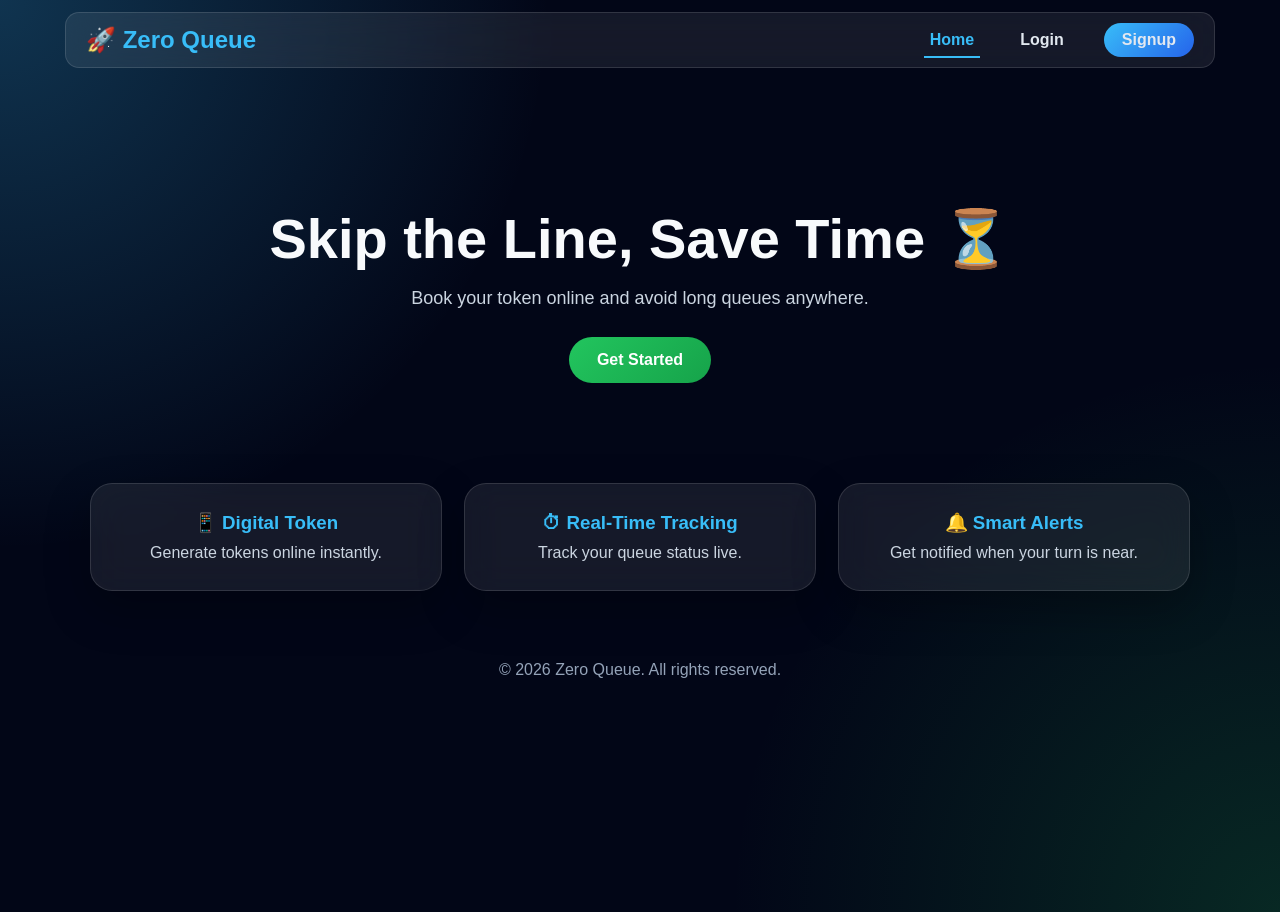
<file: index.html>
<!DOCTYPE html>
<html lang="en">
<head>
    <meta charset="UTF-8">
    <meta name="viewport" content="width=device-width, initial-scale=1.0">
    <title>Zero Queue</title>
    <link rel="stylesheet" href="css/style.css">
</head>
<body>

    <!-- Navbar -->
    <div class="navbar">
        <h2>🚀 Zero Queue</h2>

        <div class="nav-links">
            <a href="index.html" class="nav-link active">Home</a>
            <a href="login.html" class="nav-link">Login</a>
            <a href="signup.html" class="nav-btn">Signup</a>
        </div>
    </div>

    <!-- Hero Section -->
    <section class="hero">
        <h1>Skip the Line, Save Time ⏳</h1>
        <p>Book your token online and avoid long queues anywhere.</p>
        <a href="signup.html" class="cta-btn">Get Started</a>
    </section>

    <!-- Features -->
    <section class="features">
        <div class="card">
            <h3>📱 Digital Token</h3>
            <p>Generate tokens online instantly.</p>
        </div>

        <div class="card">
            <h3>⏱ Real-Time Tracking</h3>
            <p>Track your queue status live.</p>
        </div>

        <div class="card">
            <h3>🔔 Smart Alerts</h3>
            <p>Get notified when your turn is near.</p>
        </div>
    </section>

    <!-- Footer -->
    <footer>
        <p>© 2026 Zero Queue. All rights reserved.</p>
    </footer>

</body>
</html>
</file>
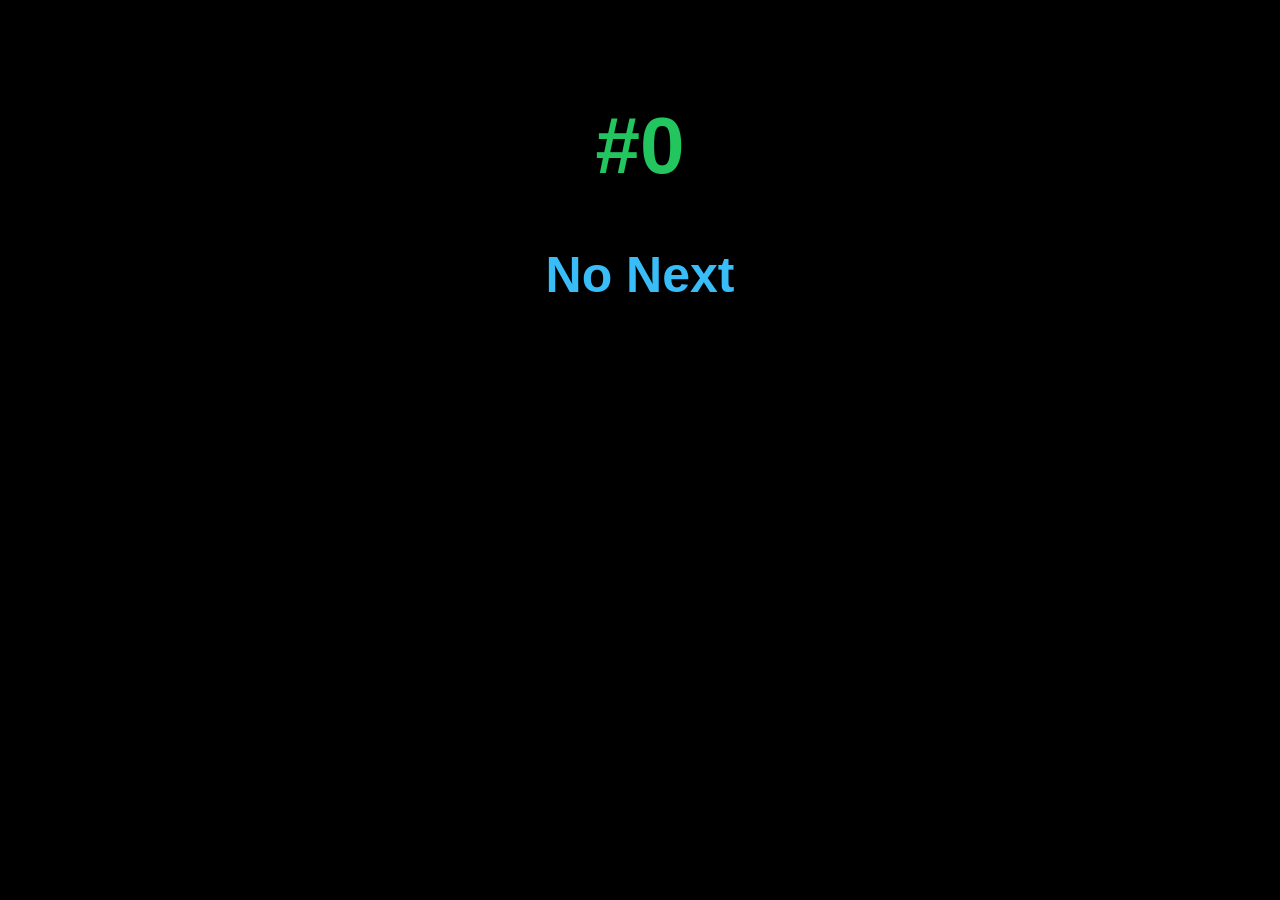
<file: display.html>
<!DOCTYPE html>
<html>
<head>
  <title>Now Serving</title>
  <style>
    body {
      background: black;
      color: #22c55e;
      text-align: center;
      font-family: Arial;
    }

    h1 {
      font-size: 80px;
      margin-top: 100px;
    }

    h2 {
      font-size: 50px;
      color: #38bdf8;
    }
  </style>
</head>
<body>

<h1 id="current">#0</h1>
<h2 id="next">Next: #0</h2>

<script>
function updateDisplay() {
  const queue = JSON.parse(localStorage.getItem("queue")) || [];

  const serving = queue.find(t => t.status === "serving");
  const next = queue.find(t => t.status === "waiting");

  document.getElementById("current").innerText =
    serving ? "#" + serving.tokenNo : "#0";

  document.getElementById("next").innerText =
    next ? "Next: #" + next.tokenNo : "No Next";
}

setInterval(updateDisplay, 1000);
updateDisplay();
</script>

</body>
</html>
</file>
<file: css/style.css>
* {
  margin: 0;
  padding: 0;
  box-sizing: border-box;
}

html {
  scroll-behavior: smooth;
}

body {
  font-family: "Segoe UI", Arial, sans-serif;
  min-height: 100vh;
  background:
    radial-gradient(circle at top left, rgba(56, 189, 248, 0.25), transparent 35%),
    radial-gradient(circle at bottom right, rgba(34, 197, 94, 0.18), transparent 35%),
    #020617;
  color: #f8fafc;
}

/* =========================
   LAYOUT
========================= */
.container,
.user-layout {
  display: flex;
  height: 100vh;
  overflow: hidden;
}

/* Sidebar fixed */
.sidebar {
  width: 240px;
  height: 100vh;
  position: fixed;
  left: 0;
  top: 0;
  background: rgba(2, 6, 23, 0.96);
  padding: 28px 20px;
  border-right: 1px solid rgba(255, 255, 255, 0.1);
}

.sidebar h2 {
  color: #38bdf8;
  margin-bottom: 35px;
  font-size: 26px;
}

.sidebar ul {
  list-style: none;
}

.sidebar li {
  padding: 14px 16px;
  margin-bottom: 14px;
  cursor: pointer;
  border-radius: 14px;
  color: #cbd5e1;
  font-weight: 700;
}

.sidebar li a {
  display: block;
  width: 100%;
  color: inherit;
  text-decoration: none;
}

.sidebar .active,
.sidebar li:hover {
  background: rgba(56, 189, 248, 0.18);
  color: #38bdf8;
}

/* Main scrolls, sidebar does not */
.main {
  margin-left: 240px;
  flex: 1;
  height: 100vh;
  overflow-y: auto;
  padding: 32px;
  scroll-behavior: smooth;
}

/* =========================
   TOPBAR
========================= */
.topbar {
  display: flex;
  justify-content: space-between;
  align-items: center;
  margin-bottom: 26px;
}

.topbar h1 {
  font-size: 42px;
}

.topbar p {
  margin-top: 6px;
  color: #94a3b8;
}

.user-badge {
  background: rgba(56, 189, 248, 0.15);
  border: 1px solid rgba(56, 189, 248, 0.35);
  color: #38bdf8;
  padding: 10px 18px;
  border-radius: 999px;
  font-weight: 800;
}

/* =========================
   GLASS COMMON
========================= */
.glass-panel,
.stat-card,
.current-box,
.table-box,
.token-page-card,
.token-premium-card,
.card,
.form-box,
.token-card,
.admin-card,
.queue-list {
  background: rgba(255, 255, 255, 0.08);
  backdrop-filter: blur(18px);
  border: 1px solid rgba(255, 255, 255, 0.12);
  box-shadow: 0 18px 45px rgba(0, 0, 0, 0.28);
  border-radius: 22px;
}

/* =========================
   NAVBAR / HOME
========================= */
.navbar {
  width: 90%;
  max-width: 1150px;
  margin: 12px auto; /* reduced */
  padding: 10px 20px; /* reduced */
  background: rgba(255, 255, 255, 0.08);
  backdrop-filter: blur(18px);
  border: 1px solid rgba(255, 255, 255, 0.12);
  border-radius: 14px; /* slightly smaller */
  display: flex;
  justify-content: space-between;
  align-items: center;
}

.navbar h2 {
  font-size: 24px;
  color: #38bdf8;
}

.navbar a {
  color: #e2e8f0;
  text-decoration: none;
  margin-left: 16px;
  font-weight: 700;
}

.navbar a:hover {
  color: #38bdf8;
}

.btn {
  background: linear-gradient(135deg, #38bdf8, #2563eb);
  padding: 9px 16px;
  border-radius: 999px;
  color: white !important;
}

.hero {
  width: 90%;
  max-width: 1100px;
  margin: 70px auto 30px;
  text-align: center;
  padding: 70px 25px;
}

.hero h1 {
  font-size: 56px;
  line-height: 1.1;
  margin-bottom: 18px;
}

.hero p {
  font-size: 18px;
  color: #cbd5e1;
}

.cta-btn {
  display: inline-block;
  margin-top: 28px;
  padding: 14px 28px;
  background: linear-gradient(135deg, #22c55e, #16a34a);
  color: white;
  border-radius: 999px;
  text-decoration: none;
  font-weight: 800;
  transition: all 0.3s ease;
}

/* Hover effect */
.cta-btn:hover {
  transform: translateY(-3px) scale(1.05);
  box-shadow: 0 10px 25px rgba(34, 197, 94, 0.4);
}

/* Click effect */
.cta-btn:active {
  transform: scale(0.95);
}

.features {
  width: 90%;
  max-width: 1100px;
  margin: 30px auto;
  display: grid;
  grid-template-columns: repeat(3, 1fr);
  gap: 22px;
}

.card {
  padding: 28px;
  text-align: center;
  transition: 0.3s ease;
}

.card:hover {
  transform: translateY(-8px);
  border-color: rgba(56, 189, 248, 0.5);
}

.card h3 {
  margin-bottom: 10px;
  color: #38bdf8;
}

.card p {
  color: #cbd5e1;
}

/* =========================
   USER DASHBOARD
========================= */
.user-grid {
  display: grid;
  grid-template-columns: 1.2fr 0.8fr;
  gap: 22px;
  margin-top: 25px;
}

.glass-panel {
  padding: 28px;
}

.glass-panel h2 {
  color: #38bdf8;
  margin-bottom: 8px;
}

.glass-panel p {
  color: #cbd5e1;
  margin-bottom: 22px;
}

.premium-form input,
.premium-form select {
  width: 100%;
  padding: 15px 16px;
  margin-bottom: 16px;
  border-radius: 14px;
  border: 1px solid rgba(255, 255, 255, 0.14);
  background: rgba(15, 23, 42, 0.85);
  color: white;
  outline: none;
  font-size: 15px;
}

.premium-form input::placeholder {
  color: #94a3b8;
}

.premium-form button {
  width: 100%;
  padding: 15px;
  border: none;
  border-radius: 14px;
  background: linear-gradient(135deg, #38bdf8, #2563eb);
  color: white;
  font-weight: 800;
  cursor: pointer;
}

.status-item {
  background: rgba(15, 23, 42, 0.7);
  padding: 18px;
  border-radius: 16px;
  margin-bottom: 14px;
  display: flex;
  justify-content: space-between;
  align-items: center;
}

.status-item span {
  color: #cbd5e1;
}

.status-item strong {
  color: #22c55e;
  font-size: 22px;
}

.my-token-panel {
  margin-top: 25px;
}

.token-preview {
  display: grid;
  grid-template-columns: repeat(4, 1fr);
  gap: 18px;
  margin-top: 18px;
}

.token-preview div {
  background: rgba(15, 23, 42, 0.7);
  padding: 20px;
  border-radius: 18px;
  border-left: 4px solid #38bdf8;
}

.token-preview span {
  color: #94a3b8;
  font-size: 14px;
}

.token-preview h3 {
  margin-top: 8px;
  color: #f8fafc;
}

/* =========================
   ADMIN DASHBOARD
========================= */
.stats {
  display: grid;
  grid-template-columns: repeat(4, 1fr);
  gap: 18px;
  margin-bottom: 24px;
}

.stat-card {
  padding: 28px;
}

.stat-card h3 {
  color: #cbd5e1;
  margin-bottom: 14px;
}

.stat-card p {
  font-size: 40px;
  font-weight: 900;
  color: #22c55e;
}

.current-box {
  padding: 28px 34px;
  margin-bottom: 28px;
  display: flex;
  justify-content: space-between;
  align-items: center;
  gap: 18px;
}

.current-box h2 {
  font-size: 28px;
}

.current-box span {
  color: #22c55e;
}

.admin-actions {
  display: flex;
  gap: 12px;
  flex-wrap: wrap;
}

.current-box button {
  padding: 14px 24px;
  border: none;
  border-radius: 14px;
  cursor: pointer;
  font-weight: 900;
  color: white;
}

.current-box button:nth-child(1) {
  background: linear-gradient(135deg, #38bdf8, #2563eb);
}

.current-box button:nth-child(2) {
  background: linear-gradient(135deg, #22c55e, #16a34a);
}

.current-box button:nth-child(3) {
  background: linear-gradient(135deg, #ef4444, #be123c);
}

/* =========================
   TABLES
========================= */
.table-box {
  padding: 34px 40px;
  margin-top: 28px;
}

.table-box h2 {
  margin-bottom: 22px;
  font-size: 26px;
  color: #38bdf8;
}

table {
  width: 100%;
  border-collapse: separate;
  border-spacing: 0 12px;
}

th {
  padding: 16px 20px;
  text-align: left;
  color: #38bdf8;
  font-weight: 900;
}

td {
  padding: 18px 20px;
  background: rgba(15, 23, 42, 0.72);
}

tr td:first-child {
  border-radius: 14px 0 0 14px;
}

tr td:last-child {
  border-radius: 0 14px 14px 0;
}

tr:hover td {
  background: rgba(56, 189, 248, 0.15);
}

.waiting,
.status-waiting {
  color: #facc15;
  font-weight: 900;
}

.serving,
.status-serving {
  color: #38bdf8;
  font-weight: 900;
}

.completed,
.status-completed {
  color: #22c55e;
  font-weight: 900;
}

/* =========================
   TOKEN PAGE
========================= */
.token-layout {
  display: flex;
  justify-content: center;
  align-items: center;
  min-height: 100vh;
}

.token-main {
  width: 100%;
  max-width: 520px;
  padding: 20px;
}

.back-btn {
  color: #38bdf8;
  text-decoration: none;
  font-weight: 800;
}

.token-premium-card,
.token-page-card {
  margin-top: 20px;
  padding: 32px;
  text-align: center;
}

.token-premium-card h2,
.token-page-card h1 {
  color: #38bdf8;
}

.big-token {
  font-size: 58px;
  font-weight: 900;
  color: #22c55e;
  margin: 22px 0;
}

.token-info {
  display: grid;
  grid-template-columns: 1fr 1fr;
  gap: 15px;
  margin-top: 20px;
}

.token-info div {
  background: rgba(15, 23, 42, 0.7);
  padding: 15px;
  border-radius: 14px;
  border-left: 4px solid #38bdf8;
}

.token-info span {
  color: #94a3b8;
  font-size: 13px;
}

.token-info p {
  margin-top: 5px;
  font-weight: 800;
}

#qrcode {
  margin: 25px auto;
  background: white;
  padding: 15px;
  border-radius: 12px;
  width: fit-content;
}

.notify-msg {
  color: #facc15 !important;
  font-weight: 800;
  text-align: center;
}

.status {
  color: #facc15;
  font-weight: 900;
}

/* =========================
   OLD SUPPORT
========================= */
.dashboard {
  width: 90%;
  max-width: 1100px;
  margin: 50px auto;
  text-align: center;
}

footer {
  width: 90%;
  max-width: 1100px;
  margin: 50px auto 20px;
  padding: 20px;
  text-align: center;
  color: #94a3b8;
}

/* =========================
   RESPONSIVE
========================= */
@media (max-width: 900px) {
  .container,
  .user-layout {
    flex-direction: column;
    height: auto;
    overflow: visible;
  }

  .sidebar {
    position: relative;
    width: 100%;
    height: auto;
    min-height: auto;
  }

  .main {
    margin-left: 0;
    height: auto;
    overflow-y: visible;
    padding: 20px;
  }

  .topbar {
    flex-direction: column;
    align-items: flex-start;
    gap: 12px;
  }

  .stats,
  .features,
  .user-grid,
  .token-preview,
  .token-info {
    grid-template-columns: 1fr;
  }

  .current-box {
    flex-direction: column;
    align-items: flex-start;
  }

  .hero h1 {
    font-size: 38px;
  }

  table {
    font-size: 14px;
  }

  .table-box {
    overflow-x: auto;
    padding: 24px;
  }
}

.auth-wrapper {
  min-height: 100vh;
  display: flex;
  justify-content: center;
  align-items: center;
  padding: 20px;
}

.auth-card {
  width: 100%;
  max-width: 430px;
  padding: 36px;
  text-align: center;
  background: rgba(255, 255, 255, 0.08);
  backdrop-filter: blur(18px);
  border: 1px solid rgba(255, 255, 255, 0.12);
  box-shadow: 0 18px 45px rgba(0, 0, 0, 0.28);
  border-radius: 24px;
}

.auth-card h1 {
  color: #38bdf8;
  margin-bottom: 10px;
}

.auth-card p {
  color: #cbd5e1;
  margin-bottom: 22px;
}

.auth-card input,
.auth-card select {
  width: 100%;
  padding: 15px 16px;
  margin-bottom: 16px;
  border-radius: 14px;
  border: 1px solid rgba(255, 255, 255, 0.14);
  background: rgba(15, 23, 42, 0.85);
  color: white;
  outline: none;
  font-size: 15px;
}

.auth-card button {
  width: 100%;
  padding: 15px;
  border: none;
  border-radius: 14px;
  background: linear-gradient(135deg, #38bdf8, #2563eb);
  color: white;
  font-weight: 900;
  cursor: pointer;
  transition: all 0.3s ease;
}

/* Hover */
.auth-card button:hover {
  transform: translateY(-3px) scale(1.03);
  box-shadow: 0 10px 25px rgba(56, 189, 248, 0.4);
}

/* Click effect */
.auth-card button:active {
  transform: scale(0.96);
}

.auth-link {
  margin-top: 18px;
}

.auth-link a {
  color: #38bdf8;
  text-decoration: none;
  font-weight: 800;
  position: relative;
  transition: 0.3s;
}

/* underline animation */
.auth-link a::after {
  content: "";
  position: absolute;
  left: 0;
  bottom: -3px;
  width: 0%;
  height: 2px;
  background: #38bdf8;
  transition: 0.3s;
}

/* hover */
.auth-link a:hover {
  color: #60a5fa;
}

.auth-link a:hover::after {
  width: 100%;
}

/* NAV LINKS CONTAINER */
.nav-links {
  display: flex;
  align-items: center;
  gap: 18px;
}

/* NORMAL LINKS (Home, Login) */
.nav-link {
  position: relative;
  color: #e2e8f0;
  text-decoration: none;
  font-weight: 700;
  padding: 6px 6px;
  transition: all 0.3s ease;
}

/* underline animation */
.nav-link::after {
  content: "";
  position: absolute;
  left: 0;
  bottom: -3px;
  width: 0%;
  height: 2px;
  background: #38bdf8;
  transition: 0.3s;
}

/* hover */
.nav-link:hover {
  color: #38bdf8;
  
}

.nav-link:hover::after {
  width: 100%;
}

/* active */
.nav-link.active {
  color: #38bdf8;
}

.nav-link.active::after {
  width: 100%;
}

/* SIGNUP BUTTON */
.nav-btn {
  padding: 8px 18px;
  border-radius: 999px;
  background: linear-gradient(135deg, #38bdf8, #2563eb);
  color: white;
  text-decoration: none;
  font-weight: 800;
  transition: all 0.3s ease;
}

/* hover effect */
.nav-btn:hover {
  transform: translateY(-2px) scale(1.05);
  box-shadow: 0 8px 20px rgba(56, 189, 248, 0.4);
}

/* click effect */
.nav-btn:active {
  transform: scale(0.95);
}


body {
  animation: fadeIn 0.2s ease-in-out;
}

@keyframes fadeIn {
  from {
    opacity: 0;
    transform: translateY(10px);
  }
  to {
    opacity: 1;
    transform: translateY(0);
  }
}

/* Logout red style */
.sidebar li.logout {
  background: rgba(239, 68, 68, 0.15);
  color: #ef4444;
}

.sidebar li.logout a {
  color: #ef4444;
}

.sidebar li.logout:hover {
  background: rgba(239, 68, 68, 0.25);
}

.primary-btn {
  display: inline-block; /* IMPORTANT for <a> */
  padding: 12px 26px;
  border-radius: 999px;
  background: linear-gradient(135deg, #38bdf8, #2563eb);
  color: white;
  text-decoration: none;
  font-weight: 900;
  text-align: center;
  transition: all 0.3s ease;
}

/* Hover */
.primary-btn:hover {
  transform: translateY(-3px) scale(1.05);
  box-shadow: 0 10px 25px rgba(56, 189, 248, 0.4);
}

/* Click */
.primary-btn:active {
  transform: scale(0.95);
}

/* Admin buttons base */
.current-box button {
  padding: 14px 24px;
  border: none;
  border-radius: 999px;
  cursor: pointer;
  font-weight: 900;
  color: white;
  transition: all 0.3s ease;
}

/* Hover effect */
.current-box button:hover {
  transform: translateY(-3px) scale(1.05);
}

/* Click effect */
.current-box button:active {
  transform: scale(0.95);
}

/* Call Next hover glow */
.current-box button:nth-child(1):hover {
  box-shadow: 0 10px 25px rgba(56, 189, 248, 0.5);
}

/* Complete hover glow */
.current-box button:nth-child(2):hover {
  box-shadow: 0 10px 25px rgba(34, 197, 94, 0.5);
}

/* Reset hover glow */
.current-box button:nth-child(3):hover {
  box-shadow: 0 10px 25px rgba(239, 68, 68, 0.5);
}

/* Stat cards base */
.stat-card {
  position: relative;
  overflow: hidden;
  transition: 0.3s ease;
}

/* LED border effect */
.stat-card::before {
  content: "";
  position: absolute;
  inset: 0;
  border-radius: 22px;
  padding: 2px;
  background: linear-gradient(135deg, #38bdf8, #22c55e, #2563eb);
  -webkit-mask: linear-gradient(#000 0 0) content-box, linear-gradient(#000 0 0);
  -webkit-mask-composite: xor;
  mask-composite: exclude;
  opacity: 0;
  transition: 0.3s ease;
}

/* Hover effect */
.stat-card:hover::before {
  opacity: 1;
}

/* Glow */
.stat-card:hover {
  transform: translateY(-6px) scale(1.02);
  box-shadow: 0 0 25px rgba(56, 189, 248, 0.3),
              0 0 40px rgba(34, 197, 94, 0.2);
}

/* Clean table row hover */
/* Stable table hover - no shake */
tbody tr {
  transition: background 0.25s ease;
}

tbody td {
  border-left: 4px solid transparent; /* space pehle se reserve */
  transition: background 0.25s ease, border-color 0.25s ease;
}

tbody tr:hover td {
  background: rgba(56, 189, 248, 0.10);
  box-shadow: inset 0 0 12px rgba(56, 189, 248, 0.12);
}

tbody tr:hover td:first-child {
  border-left-color: #38bdf8; /* width change nahi hoga */
}
.toast {
  position: fixed;
  top: 25px;
  right: 25px;
  padding: 14px 20px;
  border-radius: 14px;
  color: white;
  font-weight: 800;
  z-index: 9999;
  transform: translateX(120%);
  opacity: 0;
  transition: all 0.35s ease;
}

.toast.show {
  transform: translateX(0);
  opacity: 1;
}

.toast.success {
  background: linear-gradient(135deg, #22c55e, #16a34a);
  box-shadow: 0 10px 25px rgba(34, 197, 94, 0.35);
}

.toast.error {
  background: linear-gradient(135deg, #ef4444, #be123c);
  box-shadow: 0 10px 25px rgba(239, 68, 68, 0.35);
}

.toast.info {
  background: linear-gradient(135deg, #38bdf8, #2563eb);
  box-shadow: 0 10px 25px rgba(56, 189, 248, 0.35);
}

.serving-row td {
  background: rgba(56, 189, 248, 0.18) !important;
  box-shadow: inset 0 0 14px rgba(56, 189, 248, 0.25);
}

.serving-row td:first-child {
  border-left: 4px solid #38bdf8;
}

.serving-row td {
  background: rgba(56, 189, 248, 0.18) !important;
  box-shadow: inset 0 0 14px rgba(56, 189, 248, 0.25);
}

.serving-row td:first-child {
  border-left: 4px solid #38bdf8;
}

.small-btn {
  padding: 8px 14px;
  border: none;
  border-radius: 999px;
  background: linear-gradient(135deg, #38bdf8, #2563eb);
  color: white;
  font-weight: 800;
  cursor: pointer;
  transition: all 0.3s ease;
}

.small-btn:hover {
  transform: translateY(-2px) scale(1.05);
  box-shadow: 0 8px 18px rgba(56, 189, 248, 0.35);
}

#notificationSection {
  display: none;
}

.notification-drawer {
  position: fixed;
  top: 0;
  right: -420px;
  width: 380px;
  height: 100vh;
  background: rgba(15, 23, 42, 0.98);
  backdrop-filter: blur(18px);
  border-left: 1px solid rgba(255, 255, 255, 0.12);
  box-shadow: -10px 0 35px rgba(0, 0, 0, 0.35);
  padding: 24px;
  z-index: 9999;
  transition: right 0.35s ease;
}

.notification-drawer.open {
  right: 0;
}

.drawer-header {
  display: flex;
  justify-content: space-between;
  align-items: center;
  margin-bottom: 24px;
}

.drawer-header h2 {
  color: #38bdf8;
}

.drawer-header button {
  background: rgba(239, 68, 68, 0.18);
  color: #ef4444;
  border: none;
  width: 38px;
  height: 38px;
  border-radius: 50%;
  font-size: 24px;
  cursor: pointer;
}

#notificationList {
  list-style: none;
  padding: 0;
}

#notificationList li {
  background: rgba(255, 255, 255, 0.08);
  padding: 14px 16px;
  border-radius: 14px;
  margin-bottom: 12px;
  color: #e2e8f0;
  border-left: 4px solid #38bdf8;
}

.badge {
  background: #ef4444;
  color: white;
  padding: 2px 8px;
  border-radius: 999px;
  font-size: 12px;
  margin-left: 8px;
}

.highlight-token-row td {
  background: rgba(56, 189, 248, 0.18) !important;
  box-shadow: inset 0 0 14px rgba(56, 189, 248, 0.25);
}

.priority-emergency {
  color: #ef4444;
  font-weight: 900;
}

.priority-senior {
  color: #facc15;
  font-weight: 900;
}

.priority-normal {
  color: #38bdf8;
  font-weight: 900;
}

.priority-emergency {
  color: #ef4444;
  font-weight: 900;
}

.priority-senior {
  color: #facc15;
  font-weight: 900;
}

.priority-normal {
  color: #38bdf8;
  font-weight: 900;
}

.token-number {
  font-size: 60px;
  font-weight: 900;
  text-align: center;
  background: linear-gradient(45deg, #38bdf8, #a78bfa);
  -webkit-background-clip: text;
  -webkit-text-fill-color: transparent;
  letter-spacing: 2px;
}

.token-info div {
  position: relative;
  overflow: hidden;
}

.token-info div::before {
  content: "";
  position: absolute;
  left: 0;
  top: 0;
  height: 100%;
  width: 4px;
  background: linear-gradient(#38bdf8, transparent);
  border-radius: 4px;
}

.token-info div:hover {
  transform: translateY(-3px);
  transition: 0.3s;
}

.priority-emergency {
  color: #ef4444;
  font-weight: 700;
}

.priority-senior {
  color: #facc15;
  font-weight: 700;
}

.priority-normal {
  color: #38bdf8;
  font-weight: 700;
}

#qrcode {
  background: white;
  padding: 10px;
  border-radius: 12px;
  display: inline-block;
  box-shadow: 0 0 15px rgba(56, 189, 248, 0.3);
}

.token-title {
  text-align: center;
  font-size: 28px;
  color: #e2e8f0;
  letter-spacing: 1px;
}
</file>
